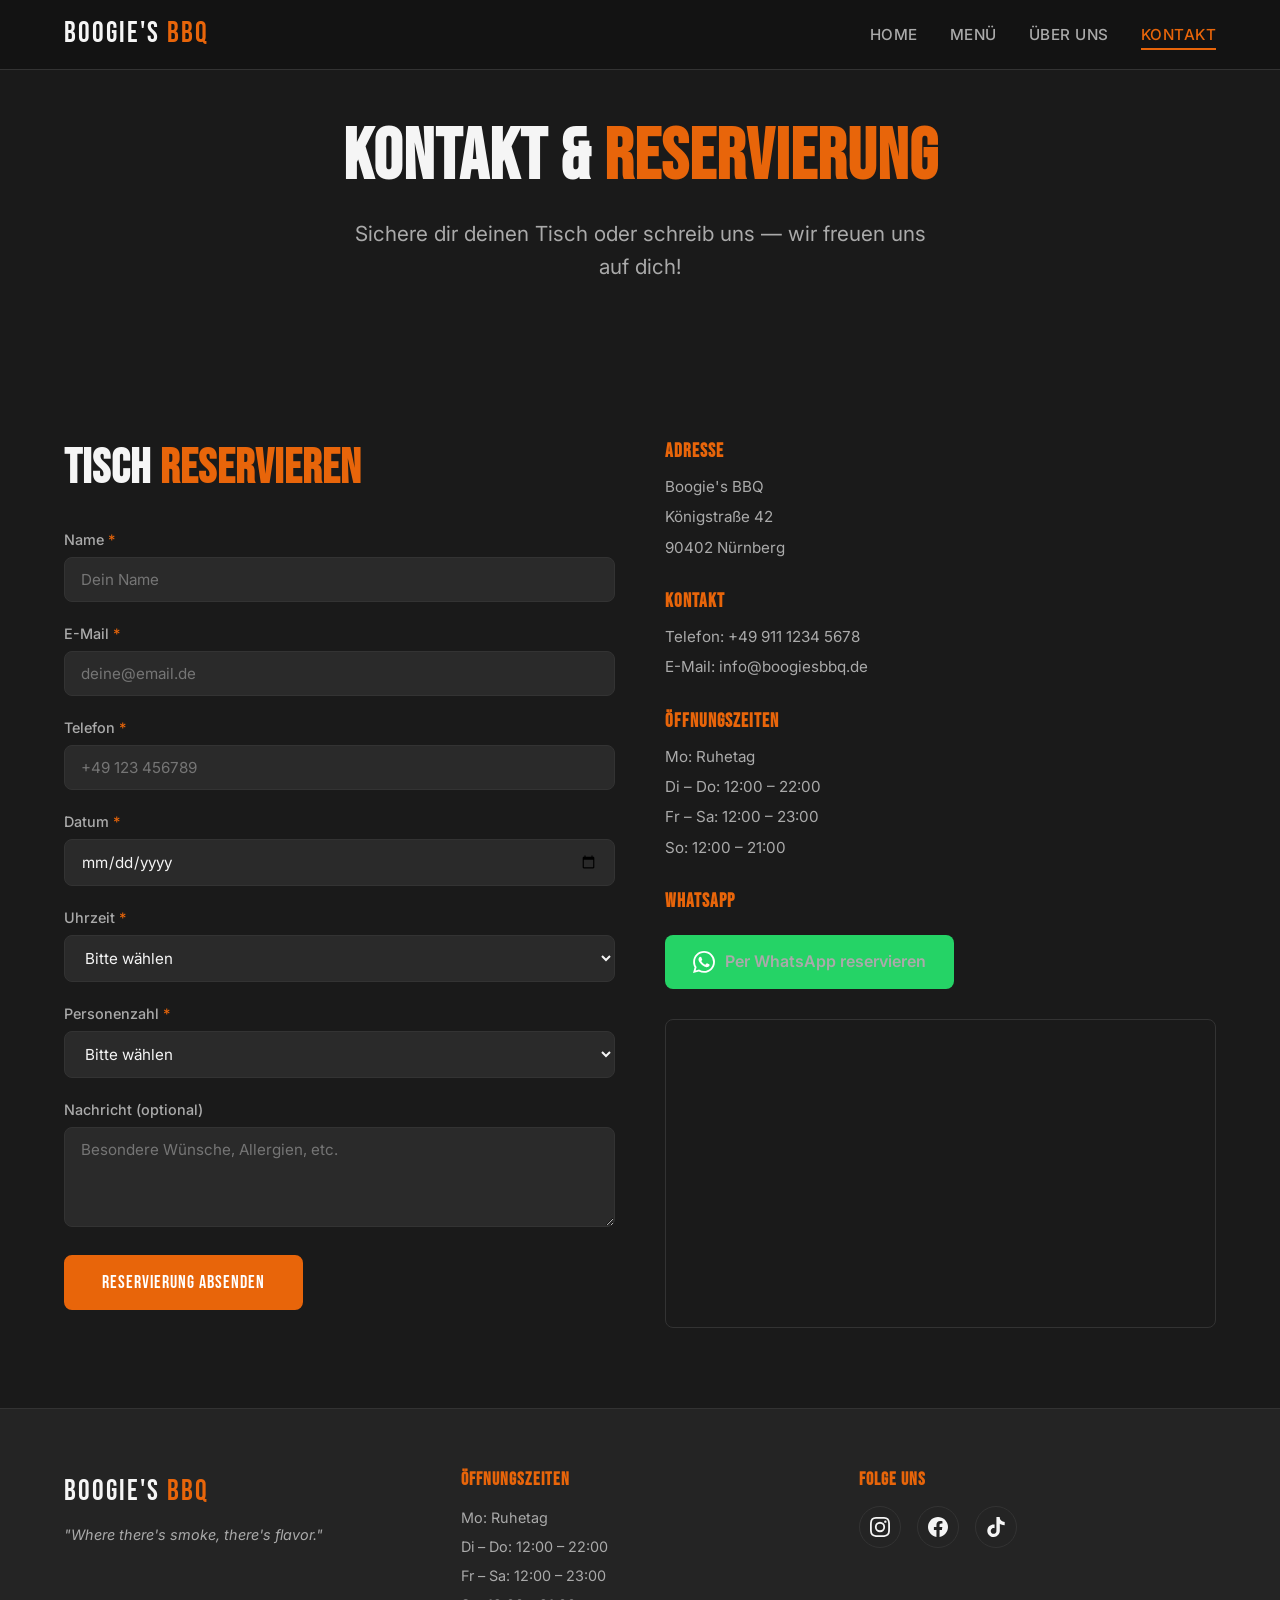
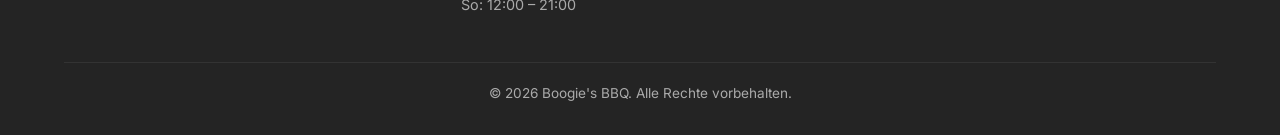
<file: contact.html>
<!DOCTYPE html>
<html lang="de">
<head>
  <meta charset="UTF-8">
  <meta name="viewport" content="width=device-width, initial-scale=1.0">
  <title>Kontakt & Reservierung — Boogie's BBQ</title>
  <meta name="description" content="Reserviere deinen Tisch bei Boogie's BBQ oder kontaktiere uns direkt. Wir freuen uns auf dich!">
  <link rel="preconnect" href="https://fonts.googleapis.com">
  <link rel="preconnect" href="https://fonts.gstatic.com" crossorigin>
  <link href="https://fonts.googleapis.com/css2?family=Bebas+Neue&family=Inter:wght@400;500;600;700&display=swap" rel="stylesheet">
  <link rel="stylesheet" href="style.css">
</head>
<body>

  <!-- Header -->
  <header class="header">
    <div class="container">
      <a href="index.html" class="logo">Boogie's <span>BBQ</span></a>
      <nav>
        <ul class="nav-links">
          <li><a href="index.html">Home</a></li>
          <li><a href="menu.html">Menü</a></li>
          <li><a href="about.html">Über uns</a></li>
          <li><a href="contact.html">Kontakt</a></li>
        </ul>
      </nav>
      <button class="hamburger" aria-label="Menü öffnen">
        <span></span>
        <span></span>
        <span></span>
      </button>
    </div>
  </header>
  <div class="nav-overlay"></div>

  <main>

    <!-- Page Hero -->
    <section class="hero page-hero">
      <div class="hero-bg" style="background-image: url('https://images.unsplash.com/photo-1517248135467-4c7edcad34c4?w=1920')"></div>
      <div class="hero-overlay"></div>
      <div class="hero-content">
        <h1>Kontakt & <span>Reservierung</span></h1>
        <p>Sichere dir deinen Tisch oder schreib uns — wir freuen uns auf dich!</p>
      </div>
    </section>

    <!-- Contact Section -->
    <section class="section">
      <div class="container">
        <div class="contact-grid">

          <!-- Form -->
          <div>
            <h2 class="section-title" style="text-align:left; margin-bottom:30px;">Tisch <span>reservieren</span></h2>
            <form id="contact-form" name="reservierung" method="POST" netlify data-netlify="true">
              <input type="hidden" name="form-name" value="reservierung">
              <div class="form-group">
                <label for="name">Name <span class="required">*</span></label>
                <input type="text" id="name" name="name" placeholder="Dein Name" required>
                <div class="form-error"></div>
              </div>
              <div class="form-group">
                <label for="email">E-Mail <span class="required">*</span></label>
                <input type="email" id="email" name="email" placeholder="deine@email.de" required>
                <div class="form-error"></div>
              </div>
              <div class="form-group">
                <label for="phone">Telefon <span class="required">*</span></label>
                <input type="tel" id="phone" name="phone" placeholder="+49 123 456789" required>
                <div class="form-error"></div>
              </div>
              <div class="form-group">
                <label for="date">Datum <span class="required">*</span></label>
                <input type="date" id="date" name="date" required>
                <div class="form-error"></div>
              </div>
              <div class="form-group">
                <label for="time">Uhrzeit <span class="required">*</span></label>
                <select id="time" name="time" required>
                  <option value="">Bitte wählen</option>
                  <option value="12:00">12:00</option>
                  <option value="12:30">12:30</option>
                  <option value="13:00">13:00</option>
                  <option value="13:30">13:30</option>
                  <option value="14:00">14:00</option>
                  <option value="14:30">14:30</option>
                  <option value="15:00">15:00</option>
                  <option value="17:00">17:00</option>
                  <option value="17:30">17:30</option>
                  <option value="18:00">18:00</option>
                  <option value="18:30">18:30</option>
                  <option value="19:00">19:00</option>
                  <option value="19:30">19:30</option>
                  <option value="20:00">20:00</option>
                  <option value="20:30">20:30</option>
                  <option value="21:00">21:00</option>
                </select>
                <div class="form-error"></div>
              </div>
              <div class="form-group">
                <label for="guests">Personenzahl <span class="required">*</span></label>
                <select id="guests" name="guests" required>
                  <option value="">Bitte wählen</option>
                  <option value="1">1 Person</option>
                  <option value="2">2 Personen</option>
                  <option value="3">3 Personen</option>
                  <option value="4">4 Personen</option>
                  <option value="5">5 Personen</option>
                  <option value="6">6 Personen</option>
                  <option value="7">7 Personen</option>
                  <option value="8">8 Personen</option>
                  <option value="9">9 Personen</option>
                  <option value="10">10 Personen</option>
                </select>
                <div class="form-error"></div>
              </div>
              <div class="form-group">
                <label for="message">Nachricht (optional)</label>
                <textarea id="message" name="message" placeholder="Besondere Wünsche, Allergien, etc."></textarea>
              </div>
              <button type="submit" class="btn">Reservierung absenden</button>
            </form>
          </div>

          <!-- Contact Info -->
          <div>
            <div class="contact-info-block">
              <h3>Adresse</h3>
              <p>Boogie's BBQ</p>
              <p>Königstraße 42</p>
              <p>90402 Nürnberg</p>
            </div>
            <div class="contact-info-block">
              <h3>Kontakt</h3>
              <p>Telefon: <a href="tel:+4991112345678">+49 911 1234 5678</a></p>
              <p>E-Mail: <a href="mailto:info@boogiesbbq.de">info@boogiesbbq.de</a></p>
            </div>
            <div class="contact-info-block">
              <h3>Öffnungszeiten</h3>
              <p>Mo: Ruhetag</p>
              <p>Di – Do: 12:00 – 22:00</p>
              <p>Fr – Sa: 12:00 – 23:00</p>
              <p>So: 12:00 – 21:00</p>
            </div>
            <div class="contact-info-block">
              <h3>WhatsApp</h3>
              <a href="https://wa.me/49XXXXXXXXXX?text=Hallo%2C%20ich%20m%C3%B6chte%20gerne%20einen%20Tisch%20reservieren%20bei%20Boogie's%20BBQ." class="whatsapp-btn" target="_blank" rel="noopener">
                <svg viewBox="0 0 24 24" xmlns="http://www.w3.org/2000/svg"><path d="M17.472 14.382c-.297-.149-1.758-.867-2.03-.967-.273-.099-.471-.148-.67.15-.197.297-.767.966-.94 1.164-.173.199-.347.223-.644.075-.297-.15-1.255-.463-2.39-1.475-.883-.788-1.48-1.761-1.653-2.059-.173-.297-.018-.458.13-.606.134-.133.298-.347.446-.52.149-.174.198-.298.298-.497.099-.198.05-.371-.025-.52-.075-.149-.669-1.612-.916-2.207-.242-.579-.487-.5-.669-.51-.173-.008-.371-.01-.57-.01-.198 0-.52.074-.792.372-.272.297-1.04 1.016-1.04 2.479 0 1.462 1.065 2.875 1.213 3.074.149.198 2.096 3.2 5.077 4.487.709.306 1.262.489 1.694.625.712.227 1.36.195 1.871.118.571-.085 1.758-.719 2.006-1.413.248-.694.248-1.289.173-1.413-.074-.124-.272-.198-.57-.347m-5.421 7.403h-.004a9.87 9.87 0 01-5.031-1.378l-.361-.214-3.741.982.998-3.648-.235-.374a9.86 9.86 0 01-1.51-5.26c.001-5.45 4.436-9.884 9.888-9.884 2.64 0 5.122 1.03 6.988 2.898a9.825 9.825 0 012.893 6.994c-.003 5.45-4.437 9.884-9.885 9.884m8.413-18.297A11.815 11.815 0 0012.05 0C5.495 0 .16 5.335.157 11.892c0 2.096.547 4.142 1.588 5.945L.057 24l6.305-1.654a11.882 11.882 0 005.683 1.448h.005c6.554 0 11.89-5.335 11.893-11.893a11.821 11.821 0 00-3.48-8.413z"/></svg>
                Per WhatsApp reservieren
              </a>
            </div>

            <!-- Map -->
            <div class="map-container">
              <iframe
                src="https://www.google.com/maps/embed?pb=!1m18!1m12!1m3!1d2601.671725!2d11.0767!3d49.4521!2m3!1f0!2f0!3f0!3m2!1i1024!2i768!4f13.1!3m3!1m2!1s0x479f57b5a0b3f3a7%3A0x1b6f3b7f8b5c1e0!2sK%C3%B6nigstra%C3%9Fe%2C%2090402%20N%C3%BCrnberg!5e0!3m2!1sde!2sde!4v1700000000000!5m2!1sde!2sde"
                allowfullscreen=""
                loading="lazy"
                referrerpolicy="no-referrer-when-downgrade"
                title="Boogie's BBQ Standort auf Google Maps">
              </iframe>
            </div>
          </div>

        </div>
      </div>
    </section>

  </main>

  <!-- Footer -->
  <footer class="footer">
    <div class="container">
      <div class="footer-grid">
        <div class="footer-col">
          <a href="index.html" class="logo">Boogie's <span>BBQ</span></a>
          <p class="tagline">"Where there's smoke, there's flavor."</p>
        </div>
        <div class="footer-col">
          <h4>Öffnungszeiten</h4>
          <p>Mo: Ruhetag</p>
          <p>Di – Do: 12:00 – 22:00</p>
          <p>Fr – Sa: 12:00 – 23:00</p>
          <p>So: 12:00 – 21:00</p>
        </div>
        <div class="footer-col">
          <h4>Folge uns</h4>
          <div class="social-links">
            <a href="#" aria-label="Instagram">
              <svg viewBox="0 0 24 24" xmlns="http://www.w3.org/2000/svg"><path d="M12 2.163c3.204 0 3.584.012 4.85.07 3.252.148 4.771 1.691 4.919 4.919.058 1.265.069 1.645.069 4.849 0 3.205-.012 3.584-.069 4.849-.149 3.225-1.664 4.771-4.919 4.919-1.266.058-1.644.07-4.85.07-3.204 0-3.584-.012-4.849-.07-3.26-.149-4.771-1.699-4.919-4.92-.058-1.265-.07-1.644-.07-4.849 0-3.204.013-3.583.07-4.849.149-3.227 1.664-4.771 4.919-4.919 1.266-.057 1.645-.069 4.849-.069zM12 0C8.741 0 8.333.014 7.053.072 2.695.272.273 2.69.073 7.052.014 8.333 0 8.741 0 12c0 3.259.014 3.668.072 4.948.2 4.358 2.618 6.78 6.98 6.98C8.333 23.986 8.741 24 12 24c3.259 0 3.668-.014 4.948-.072 4.354-.2 6.782-2.618 6.979-6.98.059-1.28.073-1.689.073-4.948 0-3.259-.014-3.667-.072-4.947-.196-4.354-2.617-6.78-6.979-6.98C15.668.014 15.259 0 12 0zm0 5.838a6.162 6.162 0 100 12.324 6.162 6.162 0 000-12.324zM12 16a4 4 0 110-8 4 4 0 010 8zm6.406-11.845a1.44 1.44 0 100 2.881 1.44 1.44 0 000-2.881z"/></svg>
            </a>
            <a href="#" aria-label="Facebook">
              <svg viewBox="0 0 24 24" xmlns="http://www.w3.org/2000/svg"><path d="M24 12.073c0-6.627-5.373-12-12-12s-12 5.373-12 12c0 5.99 4.388 10.954 10.125 11.854v-8.385H7.078v-3.47h3.047V9.43c0-3.007 1.792-4.669 4.533-4.669 1.312 0 2.686.235 2.686.235v2.953H15.83c-1.491 0-1.956.925-1.956 1.874v2.25h3.328l-.532 3.47h-2.796v8.385C19.612 23.027 24 18.062 24 12.073z"/></svg>
            </a>
            <a href="#" aria-label="TikTok">
              <svg viewBox="0 0 24 24" xmlns="http://www.w3.org/2000/svg"><path d="M12.525.02c1.31-.02 2.61-.01 3.91-.02.08 1.53.63 3.09 1.75 4.17 1.12 1.11 2.7 1.62 4.24 1.79v4.03c-1.44-.05-2.89-.35-4.2-.97-.57-.26-1.1-.59-1.62-.93-.01 2.92.01 5.84-.02 8.75-.08 1.4-.54 2.79-1.35 3.94-1.31 1.92-3.58 3.17-5.91 3.21-1.43.08-2.86-.31-4.08-1.03-2.02-1.19-3.44-3.37-3.65-5.71-.02-.5-.03-1-.01-1.49.18-1.9 1.12-3.72 2.58-4.96 1.66-1.44 3.98-2.13 6.15-1.72.02 1.48-.04 2.96-.04 4.44-.99-.32-2.15-.23-3.02.37-.63.41-1.11 1.04-1.36 1.75-.21.51-.15 1.07-.14 1.61.24 1.64 1.82 3.02 3.5 2.87 1.12-.01 2.19-.66 2.77-1.61.19-.33.4-.67.41-1.06.1-1.79.06-3.57.07-5.36.01-4.03-.01-8.05.02-12.07z"/></svg>
            </a>
          </div>
        </div>
      </div>
      <div class="footer-bottom">
        <p>&copy; 2026 Boogie's BBQ. Alle Rechte vorbehalten.</p>
      </div>
    </div>
  </footer>

  <script src="script.js"></script>
</body>
</html>
</file>
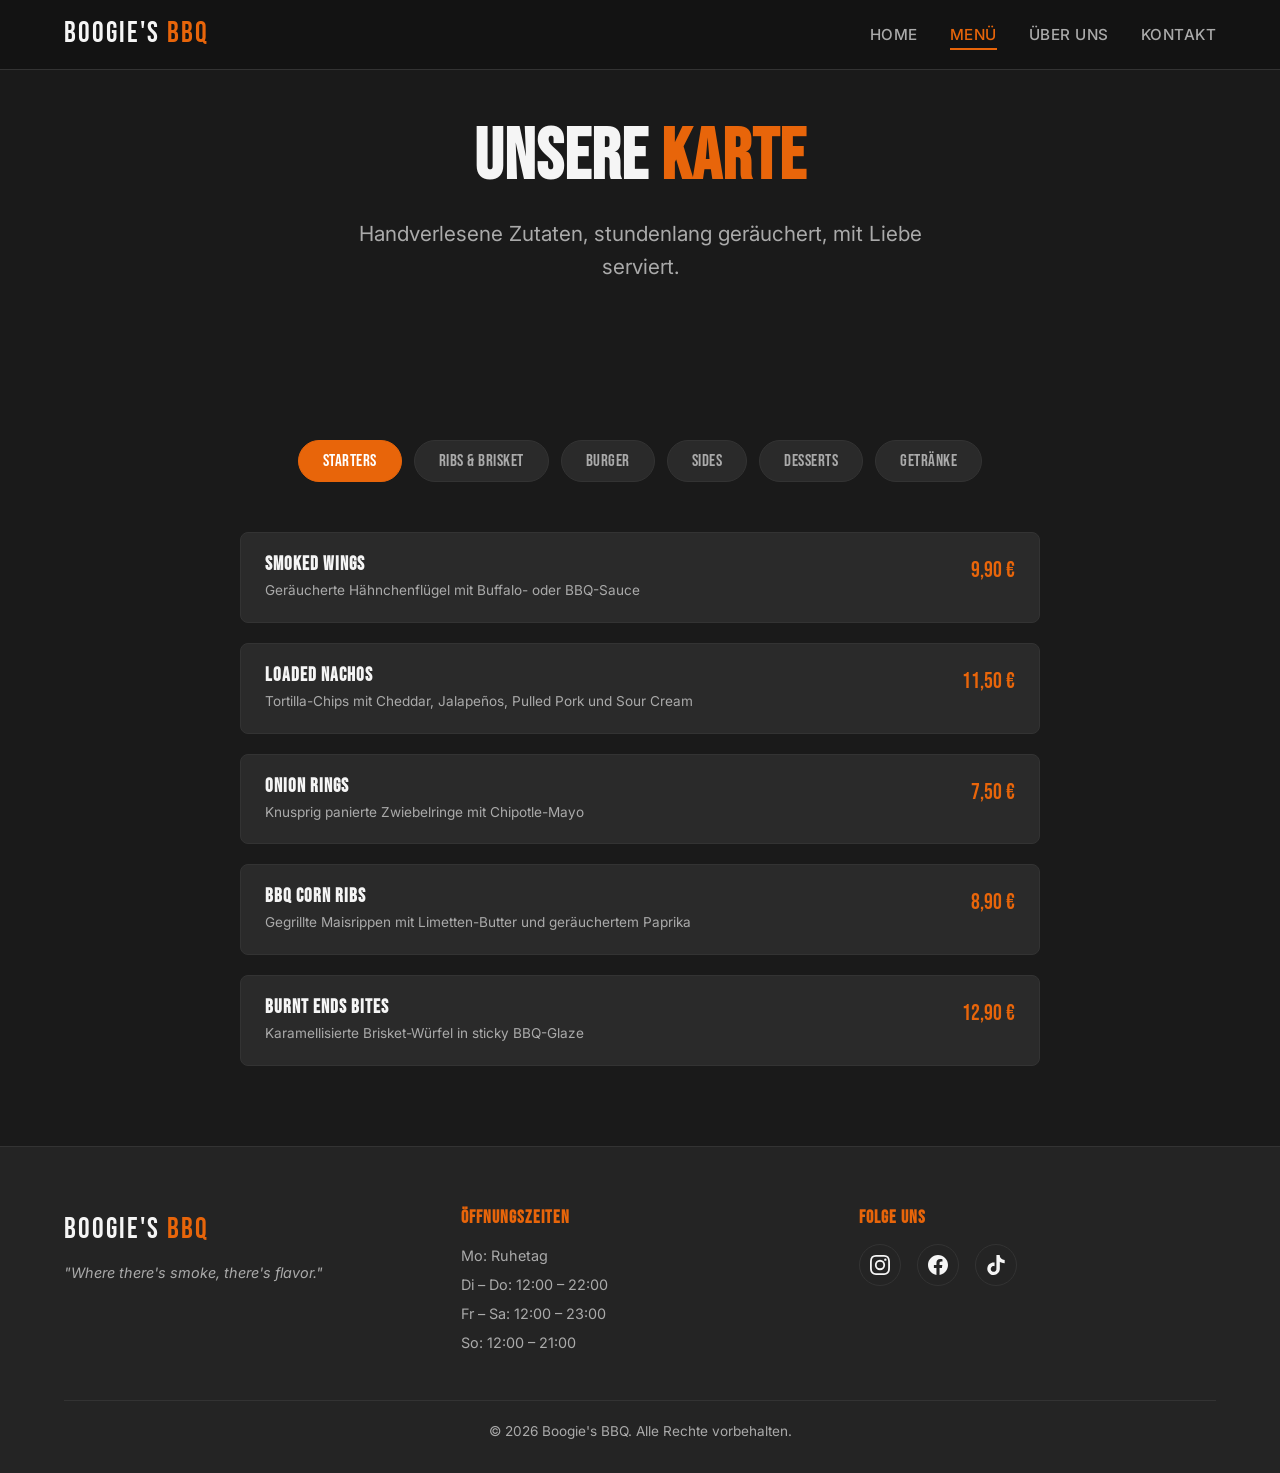
<file: menu.html>
<!DOCTYPE html>
<html lang="de">
<head>
  <meta charset="UTF-8">
  <meta name="viewport" content="width=device-width, initial-scale=1.0">
  <title>Menü — Boogie's BBQ</title>
  <meta name="description" content="Entdecke unsere Karte: Ribs, Brisket, Burger, Sides und mehr. Authentisches BBQ bei Boogie's.">
  <link rel="preconnect" href="https://fonts.googleapis.com">
  <link rel="preconnect" href="https://fonts.gstatic.com" crossorigin>
  <link href="https://fonts.googleapis.com/css2?family=Bebas+Neue&family=Inter:wght@400;500;600;700&display=swap" rel="stylesheet">
  <link rel="stylesheet" href="style.css">
</head>
<body>

  <!-- Header -->
  <header class="header">
    <div class="container">
      <a href="index.html" class="logo">Boogie's <span>BBQ</span></a>
      <nav>
        <ul class="nav-links">
          <li><a href="index.html">Home</a></li>
          <li><a href="menu.html">Menü</a></li>
          <li><a href="about.html">Über uns</a></li>
          <li><a href="contact.html">Kontakt</a></li>
        </ul>
      </nav>
      <button class="hamburger" aria-label="Menü öffnen">
        <span></span>
        <span></span>
        <span></span>
      </button>
    </div>
  </header>
  <div class="nav-overlay"></div>

  <main>

    <!-- Page Hero -->
    <section class="hero page-hero">
      <div class="hero-bg" style="background-image: url('https://images.unsplash.com/photo-1555939594-58d7cb561ad1?w=1920')"></div>
      <div class="hero-overlay"></div>
      <div class="hero-content">
        <h1>Unsere <span>Karte</span></h1>
        <p>Handverlesene Zutaten, stundenlang geräuchert, mit Liebe serviert.</p>
      </div>
    </section>

    <!-- Menu -->
    <section class="section">
      <div class="container">

        <!-- Tabs -->
        <div class="menu-tabs">
          <button class="menu-tab active" data-category="starters">Starters</button>
          <button class="menu-tab" data-category="ribs-brisket">Ribs & Brisket</button>
          <button class="menu-tab" data-category="burger">Burger</button>
          <button class="menu-tab" data-category="sides">Sides</button>
          <button class="menu-tab" data-category="desserts">Desserts</button>
          <button class="menu-tab" data-category="drinks">Getränke</button>
        </div>

        <!-- Starters -->
        <div class="menu-category active" id="starters">
          <div class="menu-items">
            <div class="menu-item">
              <div class="menu-item-info">
                <h3>Smoked Wings</h3>
                <p>Geräucherte Hähnchenflügel mit Buffalo- oder BBQ-Sauce</p>
              </div>
              <span class="menu-item-price">9,90 €</span>
            </div>
            <div class="menu-item">
              <div class="menu-item-info">
                <h3>Loaded Nachos</h3>
                <p>Tortilla-Chips mit Cheddar, Jalapeños, Pulled Pork und Sour Cream</p>
              </div>
              <span class="menu-item-price">11,50 €</span>
            </div>
            <div class="menu-item">
              <div class="menu-item-info">
                <h3>Onion Rings</h3>
                <p>Knusprig panierte Zwiebelringe mit Chipotle-Mayo</p>
              </div>
              <span class="menu-item-price">7,50 €</span>
            </div>
            <div class="menu-item">
              <div class="menu-item-info">
                <h3>BBQ Corn Ribs</h3>
                <p>Gegrillte Maisrippen mit Limetten-Butter und geräuchertem Paprika</p>
              </div>
              <span class="menu-item-price">8,90 €</span>
            </div>
            <div class="menu-item">
              <div class="menu-item-info">
                <h3>Burnt Ends Bites</h3>
                <p>Karamellisierte Brisket-Würfel in sticky BBQ-Glaze</p>
              </div>
              <span class="menu-item-price">12,90 €</span>
            </div>
          </div>
        </div>

        <!-- Ribs & Brisket -->
        <div class="menu-category" id="ribs-brisket">
          <div class="menu-items">
            <div class="menu-item">
              <div class="menu-item-info">
                <h3>Baby Back Ribs (Half Rack)</h3>
                <p>6 Stunden geräucherte Schweinerippchen mit Signature BBQ-Sauce</p>
              </div>
              <span class="menu-item-price">18,90 €</span>
            </div>
            <div class="menu-item">
              <div class="menu-item-info">
                <h3>Baby Back Ribs (Full Rack)</h3>
                <p>12 Stunden geräuchert, glasiert und serviert mit zwei Sides</p>
              </div>
              <span class="menu-item-price">28,90 €</span>
            </div>
            <div class="menu-item">
              <div class="menu-item-info">
                <h3>Texas Brisket (200g)</h3>
                <p>Low & Slow über Eichenholz geräuchertes Rinderbrust-Stück</p>
              </div>
              <span class="menu-item-price">19,90 €</span>
            </div>
            <div class="menu-item">
              <div class="menu-item-info">
                <h3>Brisket Platter (400g)</h3>
                <p>Großzügige Portion Brisket mit Pickles, Brot und zwei Sides</p>
              </div>
              <span class="menu-item-price">32,90 €</span>
            </div>
            <div class="menu-item">
              <div class="menu-item-info">
                <h3>Boogie's Combo Platter</h3>
                <p>Ribs, Brisket, Pulled Pork und Smoked Sausage — für echte BBQ-Fans</p>
              </div>
              <span class="menu-item-price">36,90 €</span>
            </div>
          </div>
        </div>

        <!-- Burger -->
        <div class="menu-category" id="burger">
          <div class="menu-items">
            <div class="menu-item">
              <div class="menu-item-info">
                <h3>Classic Smash Burger</h3>
                <p>Doppelt gesmashtes Rindfleisch, Cheddar, Pickles, Boogie's Sauce</p>
              </div>
              <span class="menu-item-price">13,50 €</span>
            </div>
            <div class="menu-item">
              <div class="menu-item-info">
                <h3>Pulled Pork Burger</h3>
                <p>Pulled Pork, Coleslaw, BBQ-Sauce auf Brioche-Bun</p>
              </div>
              <span class="menu-item-price">14,90 €</span>
            </div>
            <div class="menu-item">
              <div class="menu-item-info">
                <h3>Brisket Burger</h3>
                <p>Geräuchertes Brisket, Röstzwiebeln, Jalapeño-Relish, Smoked Gouda</p>
              </div>
              <span class="menu-item-price">16,50 €</span>
            </div>
            <div class="menu-item">
              <div class="menu-item-info">
                <h3>Veggie Smokehouse</h3>
                <p>Geräucherter Portobello, Avocado, gegrillte Paprika, Chipotle-Mayo</p>
              </div>
              <span class="menu-item-price">13,90 €</span>
            </div>
            <div class="menu-item">
              <div class="menu-item-info">
                <h3>The Boogie Deluxe</h3>
                <p>Triple Smash, Bacon, Cheddar, Ei, Jalapeños, Boogie's Special Sauce</p>
              </div>
              <span class="menu-item-price">18,90 €</span>
            </div>
          </div>
        </div>

        <!-- Sides -->
        <div class="menu-category" id="sides">
          <div class="menu-items">
            <div class="menu-item">
              <div class="menu-item-info">
                <h3>Smoky Fries</h3>
                <p>Knusprige Pommes mit Rauchpaprika-Seasoning</p>
              </div>
              <span class="menu-item-price">4,90 €</span>
            </div>
            <div class="menu-item">
              <div class="menu-item-info">
                <h3>Loaded Fries</h3>
                <p>Fries mit Cheddar, Bacon Bits, Frühlingszwiebeln und Sour Cream</p>
              </div>
              <span class="menu-item-price">7,90 €</span>
            </div>
            <div class="menu-item">
              <div class="menu-item-info">
                <h3>Coleslaw</h3>
                <p>Hausgemachter Krautsalat, cremig und erfrischend</p>
              </div>
              <span class="menu-item-price">3,90 €</span>
            </div>
            <div class="menu-item">
              <div class="menu-item-info">
                <h3>Mac & Cheese</h3>
                <p>Cremige Käse-Makkaroni, überbacken mit Breadcrumbs</p>
              </div>
              <span class="menu-item-price">6,90 €</span>
            </div>
            <div class="menu-item">
              <div class="menu-item-info">
                <h3>Baked Beans</h3>
                <p>Slow Cooked Bohnen in rauchiger BBQ-Sauce mit Speckwürfeln</p>
              </div>
              <span class="menu-item-price">5,50 €</span>
            </div>
          </div>
        </div>

        <!-- Desserts -->
        <div class="menu-category" id="desserts">
          <div class="menu-items">
            <div class="menu-item">
              <div class="menu-item-info">
                <h3>Pecan Pie</h3>
                <p>Klassischer amerikanischer Pekannuss-Kuchen mit Vanilleeis</p>
              </div>
              <span class="menu-item-price">7,90 €</span>
            </div>
            <div class="menu-item">
              <div class="menu-item-info">
                <h3>Smoked Chocolate Brownie</h3>
                <p>Warmer Brownie mit einem Hauch Rauch, serviert mit Karamellsauce</p>
              </div>
              <span class="menu-item-price">8,50 €</span>
            </div>
            <div class="menu-item">
              <div class="menu-item-info">
                <h3>Banana Pudding</h3>
                <p>Cremiges Southern-Style Bananenpudding mit Vanillewafers</p>
              </div>
              <span class="menu-item-price">6,90 €</span>
            </div>
            <div class="menu-item">
              <div class="menu-item-info">
                <h3>Grilled Pineapple</h3>
                <p>Gegrillte Ananas mit Zimtzucker und Kokoseis</p>
              </div>
              <span class="menu-item-price">6,50 €</span>
            </div>
          </div>
        </div>

        <!-- Getränke -->
        <div class="menu-category" id="drinks">
          <div class="menu-items">
            <div class="menu-item">
              <div class="menu-item-info">
                <h3>Boogie's Lemonade</h3>
                <p>Hausgemachte Limonade — Classic, Himbeer oder Mango</p>
              </div>
              <span class="menu-item-price">4,50 €</span>
            </div>
            <div class="menu-item">
              <div class="menu-item-info">
                <h3>Iced Tea</h3>
                <p>Southern Sweet Tea oder ungesüßt mit Zitrone</p>
              </div>
              <span class="menu-item-price">3,90 €</span>
            </div>
            <div class="menu-item">
              <div class="menu-item-info">
                <h3>Craft Beer (0,4l)</h3>
                <p>Wechselnde Auswahl regionaler Craft-Biere vom Fass</p>
              </div>
              <span class="menu-item-price">5,50 €</span>
            </div>
            <div class="menu-item">
              <div class="menu-item-info">
                <h3>Smoky Old Fashioned</h3>
                <p>Bourbon, Angostura, Orangenzeste — mit einem Hauch Hickory-Rauch</p>
              </div>
              <span class="menu-item-price">11,90 €</span>
            </div>
            <div class="menu-item">
              <div class="menu-item-info">
                <h3>Softdrinks</h3>
                <p>Cola, Fanta, Sprite, Spezi (0,4l)</p>
              </div>
              <span class="menu-item-price">3,50 €</span>
            </div>
          </div>
        </div>

      </div>
    </section>

  </main>

  <!-- Footer -->
  <footer class="footer">
    <div class="container">
      <div class="footer-grid">
        <div class="footer-col">
          <a href="index.html" class="logo">Boogie's <span>BBQ</span></a>
          <p class="tagline">"Where there's smoke, there's flavor."</p>
        </div>
        <div class="footer-col">
          <h4>Öffnungszeiten</h4>
          <p>Mo: Ruhetag</p>
          <p>Di – Do: 12:00 – 22:00</p>
          <p>Fr – Sa: 12:00 – 23:00</p>
          <p>So: 12:00 – 21:00</p>
        </div>
        <div class="footer-col">
          <h4>Folge uns</h4>
          <div class="social-links">
            <a href="#" aria-label="Instagram">
              <svg viewBox="0 0 24 24" xmlns="http://www.w3.org/2000/svg"><path d="M12 2.163c3.204 0 3.584.012 4.85.07 3.252.148 4.771 1.691 4.919 4.919.058 1.265.069 1.645.069 4.849 0 3.205-.012 3.584-.069 4.849-.149 3.225-1.664 4.771-4.919 4.919-1.266.058-1.644.07-4.85.07-3.204 0-3.584-.012-4.849-.07-3.26-.149-4.771-1.699-4.919-4.92-.058-1.265-.07-1.644-.07-4.849 0-3.204.013-3.583.07-4.849.149-3.227 1.664-4.771 4.919-4.919 1.266-.057 1.645-.069 4.849-.069zM12 0C8.741 0 8.333.014 7.053.072 2.695.272.273 2.69.073 7.052.014 8.333 0 8.741 0 12c0 3.259.014 3.668.072 4.948.2 4.358 2.618 6.78 6.98 6.98C8.333 23.986 8.741 24 12 24c3.259 0 3.668-.014 4.948-.072 4.354-.2 6.782-2.618 6.979-6.98.059-1.28.073-1.689.073-4.948 0-3.259-.014-3.667-.072-4.947-.196-4.354-2.617-6.78-6.979-6.98C15.668.014 15.259 0 12 0zm0 5.838a6.162 6.162 0 100 12.324 6.162 6.162 0 000-12.324zM12 16a4 4 0 110-8 4 4 0 010 8zm6.406-11.845a1.44 1.44 0 100 2.881 1.44 1.44 0 000-2.881z"/></svg>
            </a>
            <a href="#" aria-label="Facebook">
              <svg viewBox="0 0 24 24" xmlns="http://www.w3.org/2000/svg"><path d="M24 12.073c0-6.627-5.373-12-12-12s-12 5.373-12 12c0 5.99 4.388 10.954 10.125 11.854v-8.385H7.078v-3.47h3.047V9.43c0-3.007 1.792-4.669 4.533-4.669 1.312 0 2.686.235 2.686.235v2.953H15.83c-1.491 0-1.956.925-1.956 1.874v2.25h3.328l-.532 3.47h-2.796v8.385C19.612 23.027 24 18.062 24 12.073z"/></svg>
            </a>
            <a href="#" aria-label="TikTok">
              <svg viewBox="0 0 24 24" xmlns="http://www.w3.org/2000/svg"><path d="M12.525.02c1.31-.02 2.61-.01 3.91-.02.08 1.53.63 3.09 1.75 4.17 1.12 1.11 2.7 1.62 4.24 1.79v4.03c-1.44-.05-2.89-.35-4.2-.97-.57-.26-1.1-.59-1.62-.93-.01 2.92.01 5.84-.02 8.75-.08 1.4-.54 2.79-1.35 3.94-1.31 1.92-3.58 3.17-5.91 3.21-1.43.08-2.86-.31-4.08-1.03-2.02-1.19-3.44-3.37-3.65-5.71-.02-.5-.03-1-.01-1.49.18-1.9 1.12-3.72 2.58-4.96 1.66-1.44 3.98-2.13 6.15-1.72.02 1.48-.04 2.96-.04 4.44-.99-.32-2.15-.23-3.02.37-.63.41-1.11 1.04-1.36 1.75-.21.51-.15 1.07-.14 1.61.24 1.64 1.82 3.02 3.5 2.87 1.12-.01 2.19-.66 2.77-1.61.19-.33.4-.67.41-1.06.1-1.79.06-3.57.07-5.36.01-4.03-.01-8.05.02-12.07z"/></svg>
            </a>
          </div>
        </div>
      </div>
      <div class="footer-bottom">
        <p>&copy; 2026 Boogie's BBQ. Alle Rechte vorbehalten.</p>
      </div>
    </div>
  </footer>

  <script src="script.js"></script>
</body>
</html>
</file>
<file: style.css>
/* ===========================
   CSS Custom Properties
   =========================== */
:root {
  --color-bg: #1a1a1a;
  --color-bg-light: #242424;
  --color-bg-card: #2a2a2a;
  --color-accent: #E8650A;
  --color-accent-hover: #ff7a1a;
  --color-text: #f5f5f5;
  --color-text-muted: #aaaaaa;
  --color-border: #333333;
  --font-heading: 'Bebas Neue', sans-serif;
  --font-body: 'Inter', sans-serif;
  --max-width: 1200px;
  --header-height: 70px;
  --radius: 8px;
  --transition: 0.3s ease;
}

/* ===========================
   Reset & Base
   =========================== */
*,
*::before,
*::after {
  margin: 0;
  padding: 0;
  box-sizing: border-box;
}

html {
  scroll-behavior: smooth;
  font-size: 16px;
}

body {
  font-family: var(--font-body);
  background-color: var(--color-bg);
  color: var(--color-text);
  line-height: 1.6;
  min-height: 100vh;
  overflow-x: hidden;
}

a {
  color: var(--color-accent);
  text-decoration: none;
  transition: color var(--transition);
}

a:hover {
  color: var(--color-accent-hover);
}

img {
  max-width: 100%;
  height: auto;
  display: block;
}

ul {
  list-style: none;
}

h1, h2, h3, h4 {
  font-family: var(--font-heading);
  letter-spacing: 1px;
  line-height: 1.2;
}

/* ===========================
   Utility
   =========================== */
.container {
  width: 90%;
  max-width: var(--max-width);
  margin: 0 auto;
}

.section {
  padding: 80px 0;
}

.section-title {
  font-size: clamp(2rem, 5vw, 3rem);
  text-align: center;
  margin-bottom: 50px;
  text-transform: uppercase;
}

.section-title span {
  color: var(--color-accent);
}

.btn {
  display: inline-block;
  padding: 14px 36px;
  background: var(--color-accent);
  color: #fff;
  font-family: var(--font-heading);
  font-size: 1.15rem;
  letter-spacing: 1px;
  text-transform: uppercase;
  border: 2px solid var(--color-accent);
  border-radius: var(--radius);
  cursor: pointer;
  transition: all var(--transition);
}

.btn:hover {
  background: transparent;
  color: var(--color-accent);
}

.btn-outline {
  background: transparent;
  color: var(--color-accent);
}

.btn-outline:hover {
  background: var(--color-accent);
  color: #fff;
}

/* ===========================
   Header & Navigation
   =========================== */
.header {
  position: fixed;
  top: 0;
  left: 0;
  width: 100%;
  height: var(--header-height);
  background: rgba(20, 20, 20, 0.95);
  backdrop-filter: blur(10px);
  z-index: 1000;
  border-bottom: 1px solid var(--color-border);
  transition: background var(--transition);
}

.header .container {
  display: flex;
  align-items: center;
  justify-content: space-between;
  height: 100%;
}

.logo {
  font-family: var(--font-heading);
  font-size: 1.8rem;
  color: var(--color-text);
  letter-spacing: 2px;
  text-transform: uppercase;
}

.logo span {
  color: var(--color-accent);
}

.nav-links {
  display: flex;
  gap: 32px;
}

.nav-links a {
  color: var(--color-text-muted);
  font-size: 0.95rem;
  font-weight: 500;
  text-transform: uppercase;
  letter-spacing: 0.5px;
  position: relative;
  padding: 4px 0;
  transition: color var(--transition);
}

.nav-links a::after {
  content: '';
  position: absolute;
  bottom: -2px;
  left: 0;
  width: 0;
  height: 2px;
  background: var(--color-accent);
  transition: width var(--transition);
}

.nav-links a:hover,
.nav-links a.active {
  color: var(--color-accent);
}

.nav-links a:hover::after,
.nav-links a.active::after {
  width: 100%;
}

/* Hamburger */
.hamburger {
  display: none;
  flex-direction: column;
  gap: 5px;
  cursor: pointer;
  z-index: 1001;
  background: none;
  border: none;
  padding: 4px;
}

.hamburger span {
  display: block;
  width: 28px;
  height: 3px;
  background: var(--color-text);
  border-radius: 2px;
  transition: all var(--transition);
}

.hamburger.active span:nth-child(1) {
  transform: rotate(45deg) translate(5px, 6px);
}

.hamburger.active span:nth-child(2) {
  opacity: 0;
}

.hamburger.active span:nth-child(3) {
  transform: rotate(-45deg) translate(5px, -6px);
}

/* ===========================
   Hero Section
   =========================== */
.hero {
  position: relative;
  min-height: 100vh;
  display: flex;
  align-items: center;
  justify-content: center;
  text-align: center;
  overflow: hidden;
}

.hero-bg {
  position: absolute;
  inset: 0;
  background-size: cover;
  background-position: center;
  background-repeat: no-repeat;
}

.hero-overlay {
  position: absolute;
  inset: 0;
  background: linear-gradient(
    to bottom,
    rgba(26, 26, 26, 0.7) 0%,
    rgba(26, 26, 26, 0.5) 50%,
    rgba(26, 26, 26, 0.9) 100%
  );
}

.hero-content {
  position: relative;
  z-index: 1;
  padding: 20px;
}

.hero-content h1 {
  font-size: clamp(3rem, 8vw, 6rem);
  text-transform: uppercase;
  margin-bottom: 16px;
}

.hero-content h1 span {
  color: var(--color-accent);
}

.hero-content p {
  font-size: clamp(1rem, 2.5vw, 1.3rem);
  color: var(--color-text-muted);
  margin-bottom: 32px;
  max-width: 600px;
  margin-left: auto;
  margin-right: auto;
}

/* Page Hero (smaller) */
.page-hero {
  min-height: 40vh;
  padding-top: var(--header-height);
}

.page-hero .hero-content h1 {
  font-size: clamp(2.5rem, 6vw, 4.5rem);
}

/* ===========================
   Highlights Cards
   =========================== */
.cards-grid {
  display: grid;
  grid-template-columns: repeat(auto-fit, minmax(300px, 1fr));
  gap: 30px;
}

.card {
  background: var(--color-bg-card);
  border-radius: var(--radius);
  overflow: hidden;
  border: 1px solid var(--color-border);
  transition: transform var(--transition), box-shadow var(--transition);
}

.card:hover {
  transform: translateY(-6px);
  box-shadow: 0 12px 40px rgba(232, 101, 10, 0.15);
}

.card img {
  width: 100%;
  height: 220px;
  object-fit: cover;
}

.card-body {
  padding: 24px;
}

.card-body h3 {
  font-size: 1.5rem;
  margin-bottom: 8px;
  text-transform: uppercase;
}

.card-body p {
  color: var(--color-text-muted);
  font-size: 0.95rem;
}

/* ===========================
   Features
   =========================== */
.features-grid {
  display: grid;
  grid-template-columns: repeat(auto-fit, minmax(250px, 1fr));
  gap: 40px;
  text-align: center;
}

.feature-item {
  padding: 30px 20px;
}

.feature-icon {
  width: 70px;
  height: 70px;
  margin: 0 auto 20px;
  display: flex;
  align-items: center;
  justify-content: center;
  background: rgba(232, 101, 10, 0.1);
  border-radius: 50%;
  border: 2px solid var(--color-accent);
}

.feature-icon svg {
  width: 32px;
  height: 32px;
  fill: var(--color-accent);
}

.feature-item h3 {
  font-size: 1.3rem;
  margin-bottom: 10px;
  text-transform: uppercase;
}

.feature-item p {
  color: var(--color-text-muted);
  font-size: 0.9rem;
}

/* ===========================
   Opening Hours
   =========================== */
.hours-section {
  background: var(--color-bg-light);
}

.hours-content {
  max-width: 600px;
  margin: 0 auto;
  text-align: center;
}

.hours-content p.teaser {
  font-size: 1.1rem;
  color: var(--color-text-muted);
  margin-bottom: 30px;
}

.hours-table {
  width: 100%;
  border-collapse: collapse;
}

.hours-table tr {
  border-bottom: 1px solid var(--color-border);
}

.hours-table td {
  padding: 12px 16px;
  font-size: 1rem;
}

.hours-table td:first-child {
  text-align: left;
  font-weight: 600;
}

.hours-table td:last-child {
  text-align: right;
  color: var(--color-accent);
}

/* ===========================
   Menu Page
   =========================== */
.menu-tabs {
  display: flex;
  flex-wrap: wrap;
  justify-content: center;
  gap: 12px;
  margin-bottom: 50px;
}

.menu-tab {
  padding: 10px 24px;
  background: var(--color-bg-card);
  border: 1px solid var(--color-border);
  border-radius: 30px;
  color: var(--color-text-muted);
  font-family: var(--font-heading);
  font-size: 1.05rem;
  letter-spacing: 0.5px;
  cursor: pointer;
  transition: all var(--transition);
}

.menu-tab:hover,
.menu-tab.active {
  background: var(--color-accent);
  border-color: var(--color-accent);
  color: #fff;
}

.menu-category {
  display: none;
}

.menu-category.active {
  display: block;
  animation: fadeIn 0.4s ease;
}

@keyframes fadeIn {
  from { opacity: 0; transform: translateY(10px); }
  to { opacity: 1; transform: translateY(0); }
}

.menu-items {
  display: grid;
  gap: 20px;
  max-width: 800px;
  margin: 0 auto;
}

.menu-item {
  display: flex;
  justify-content: space-between;
  align-items: flex-start;
  padding: 20px 24px;
  background: var(--color-bg-card);
  border-radius: var(--radius);
  border: 1px solid var(--color-border);
  transition: border-color var(--transition);
}

.menu-item:hover {
  border-color: var(--color-accent);
}

.menu-item-info h3 {
  font-size: 1.2rem;
  margin-bottom: 4px;
  text-transform: uppercase;
}

.menu-item-info p {
  color: var(--color-text-muted);
  font-size: 0.85rem;
}

.menu-item-price {
  font-family: var(--font-heading);
  font-size: 1.4rem;
  color: var(--color-accent);
  white-space: nowrap;
  margin-left: 20px;
}

/* ===========================
   About Page
   =========================== */
.story-section {
  max-width: 800px;
  margin: 0 auto;
}

.story-section p {
  font-size: 1.05rem;
  color: var(--color-text-muted);
  margin-bottom: 20px;
  line-height: 1.8;
}

.story-section p:first-of-type::first-letter {
  font-size: 3rem;
  font-family: var(--font-heading);
  color: var(--color-accent);
  float: left;
  margin-right: 8px;
  line-height: 1;
}

/* Gallery */
.gallery-grid {
  display: grid;
  grid-template-columns: repeat(auto-fit, minmax(280px, 1fr));
  gap: 16px;
}

.gallery-item {
  border-radius: var(--radius);
  overflow: hidden;
  aspect-ratio: 4/3;
}

.gallery-item img {
  width: 100%;
  height: 100%;
  object-fit: cover;
  transition: transform var(--transition);
}

.gallery-item:hover img {
  transform: scale(1.05);
}

/* Team */
.team-grid {
  display: grid;
  grid-template-columns: repeat(auto-fit, minmax(260px, 1fr));
  gap: 30px;
}

.team-member {
  text-align: center;
  background: var(--color-bg-card);
  border-radius: var(--radius);
  overflow: hidden;
  border: 1px solid var(--color-border);
  transition: transform var(--transition);
}

.team-member:hover {
  transform: translateY(-4px);
}

.team-member img {
  width: 100%;
  height: 300px;
  object-fit: cover;
}

.team-member-info {
  padding: 20px;
}

.team-member-info h3 {
  font-size: 1.3rem;
  text-transform: uppercase;
  margin-bottom: 4px;
}

.team-member-info p {
  color: var(--color-accent);
  font-size: 0.9rem;
}

/* ===========================
   Contact Page
   =========================== */
.contact-grid {
  display: grid;
  grid-template-columns: 1fr 1fr;
  gap: 50px;
  align-items: start;
}

.form-group {
  margin-bottom: 20px;
}

.form-group label {
  display: block;
  margin-bottom: 6px;
  font-size: 0.9rem;
  font-weight: 500;
  color: var(--color-text-muted);
}

.form-group label .required {
  color: var(--color-accent);
}

.form-group input,
.form-group select,
.form-group textarea {
  width: 100%;
  padding: 12px 16px;
  background: var(--color-bg-card);
  border: 1px solid var(--color-border);
  border-radius: var(--radius);
  color: var(--color-text);
  font-family: var(--font-body);
  font-size: 0.95rem;
  transition: border-color var(--transition);
}

.form-group input:focus,
.form-group select:focus,
.form-group textarea:focus {
  outline: none;
  border-color: var(--color-accent);
}

.form-group textarea {
  resize: vertical;
  min-height: 100px;
}

.form-group input.error,
.form-group select.error {
  border-color: #e74c3c;
}

.form-error {
  color: #e74c3c;
  font-size: 0.8rem;
  margin-top: 4px;
  display: none;
}

.form-success {
  background: rgba(232, 101, 10, 0.1);
  border: 1px solid var(--color-accent);
  border-radius: var(--radius);
  padding: 16px;
  text-align: center;
  display: none;
  margin-top: 20px;
}

.contact-info-block {
  margin-bottom: 30px;
}

.contact-info-block h3 {
  font-size: 1.2rem;
  text-transform: uppercase;
  margin-bottom: 12px;
  color: var(--color-accent);
}

.contact-info-block p {
  color: var(--color-text-muted);
  margin-bottom: 6px;
  font-size: 0.95rem;
}

.contact-info-block a {
  color: var(--color-text-muted);
}

.contact-info-block a:hover {
  color: var(--color-accent);
}

.whatsapp-btn {
  display: inline-flex;
  align-items: center;
  gap: 10px;
  padding: 14px 28px;
  background: #25D366;
  color: #fff;
  border-radius: var(--radius);
  font-weight: 600;
  font-size: 1rem;
  transition: background var(--transition);
  margin-top: 10px;
}

.whatsapp-btn:hover {
  background: #1ebe5d;
  color: #fff;
}

.whatsapp-btn svg {
  width: 22px;
  height: 22px;
  fill: #fff;
}

.map-container {
  margin-top: 30px;
  border-radius: var(--radius);
  overflow: hidden;
  border: 1px solid var(--color-border);
}

.map-container iframe {
  width: 100%;
  height: 300px;
  border: 0;
}

/* ===========================
   Footer
   =========================== */
.footer {
  background: var(--color-bg-light);
  border-top: 1px solid var(--color-border);
  padding: 60px 0 30px;
}

.footer-grid {
  display: grid;
  grid-template-columns: repeat(auto-fit, minmax(220px, 1fr));
  gap: 40px;
  margin-bottom: 40px;
}

.footer-col h4 {
  font-size: 1.1rem;
  text-transform: uppercase;
  margin-bottom: 16px;
  color: var(--color-accent);
}

.footer-col p {
  color: var(--color-text-muted);
  font-size: 0.9rem;
  margin-bottom: 6px;
}

.footer-col .tagline {
  font-style: italic;
  margin-top: 8px;
}

.social-links {
  display: flex;
  gap: 16px;
  margin-top: 12px;
}

.social-links a {
  display: flex;
  align-items: center;
  justify-content: center;
  width: 42px;
  height: 42px;
  border-radius: 50%;
  border: 1px solid var(--color-border);
  transition: all var(--transition);
}

.social-links a:hover {
  background: var(--color-accent);
  border-color: var(--color-accent);
}

.social-links a svg {
  width: 20px;
  height: 20px;
  fill: var(--color-text);
  transition: fill var(--transition);
}

.social-links a:hover svg {
  fill: #fff;
}

.footer-bottom {
  text-align: center;
  padding-top: 20px;
  border-top: 1px solid var(--color-border);
  color: var(--color-text-muted);
  font-size: 0.85rem;
}

/* ===========================
   Responsive
   =========================== */
@media (max-width: 768px) {
  .nav-links {
    position: fixed;
    top: 0;
    right: -100%;
    width: 70%;
    max-width: 300px;
    height: 100vh;
    background: var(--color-bg-light);
    flex-direction: column;
    padding: 100px 40px 40px;
    gap: 24px;
    transition: right var(--transition);
    border-left: 1px solid var(--color-border);
  }

  .nav-links.open {
    right: 0;
  }

  .nav-links a {
    font-size: 1.1rem;
  }

  .hamburger {
    display: flex;
  }

  .hero-content h1 {
    font-size: clamp(2.2rem, 10vw, 3.5rem);
  }

  .section {
    padding: 50px 0;
  }

  .section-title {
    margin-bottom: 30px;
  }

  .contact-grid {
    grid-template-columns: 1fr;
  }

  .cards-grid {
    grid-template-columns: 1fr;
  }

  .menu-tabs {
    gap: 8px;
  }

  .menu-tab {
    padding: 8px 18px;
    font-size: 0.95rem;
  }
}

/* Mobile overlay */
.nav-overlay {
  position: fixed;
  inset: 0;
  background: rgba(0, 0, 0, 0.6);
  z-index: 999;
  opacity: 0;
  pointer-events: none;
  transition: opacity var(--transition);
}

.nav-overlay.active {
  opacity: 1;
  pointer-events: all;
}
</file>
